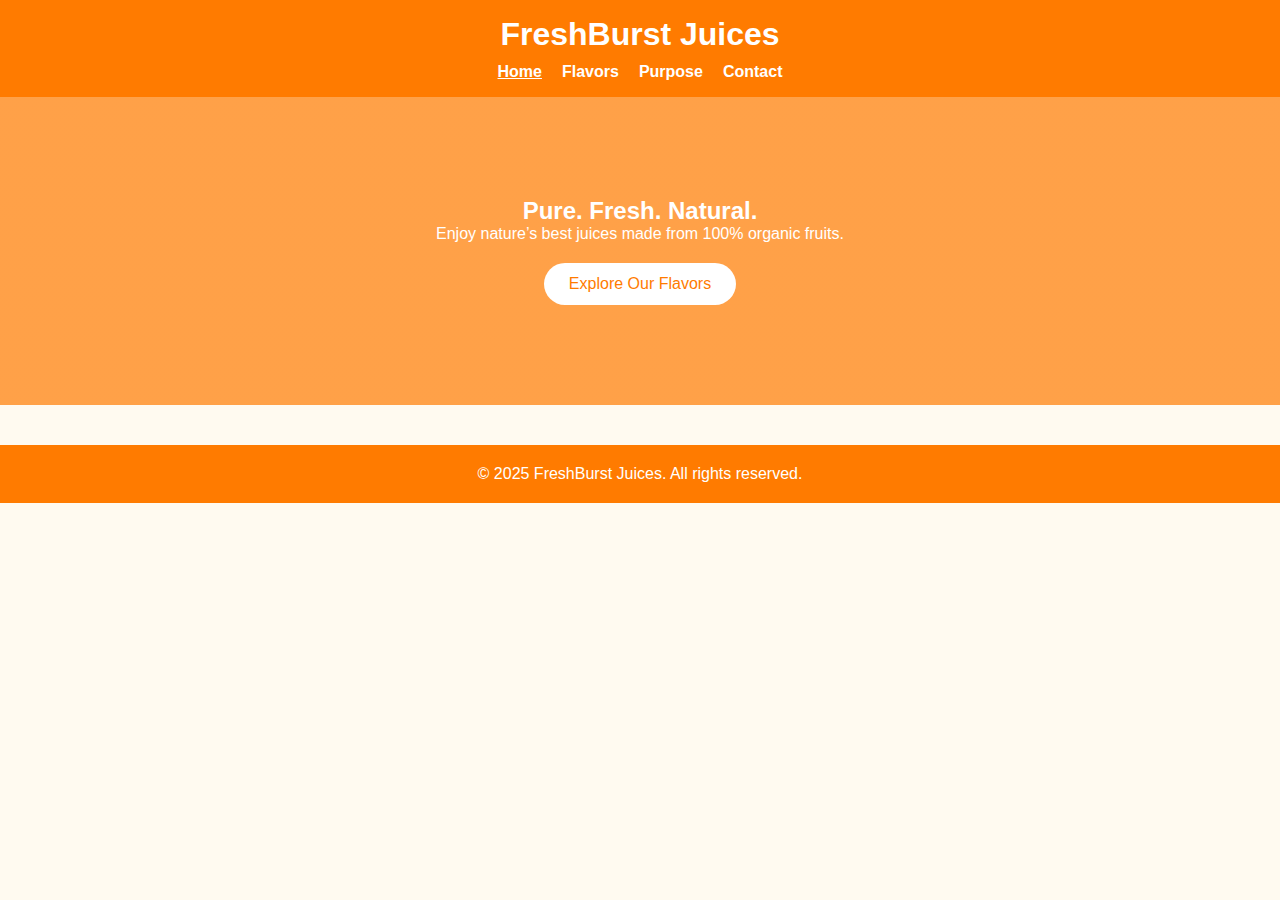
<file: index.html>
<!DOCTYPE html>
<html lang="en">
<head>
  <meta charset="UTF-8">
  <meta name="viewport" content="width=device-width, initial-scale=1.0">
  <title>FreshBurst Juices</title>
  <link rel="stylesheet" href="style.css">
</head>
<body>
  <header>
    <h1>FreshBurst Juices</h1>
    <nav>
      <ul>
        <li><a href="index.html" class="active">Home</a></li>
        <li><a href="flavors.html">Flavors</a></li>
        <li><a href="purpose.html">Purpose</a></li>
        <li><a href="contact.html">Contact</a></li>
      </ul>
    </nav>
  </header>

  <section class="hero">
    <h2>Pure. Fresh. Natural.</h2>
    <p>Enjoy nature’s best juices made from 100% organic fruits.</p>
    <button onclick="exploreFlavors()">Explore Our Flavors</button>
  </section>

  <footer>
    <p>&copy; 2025 FreshBurst Juices. All rights reserved.</p>
  </footer>

  <script src="script.js"></script>
</body>
</html>
</file>
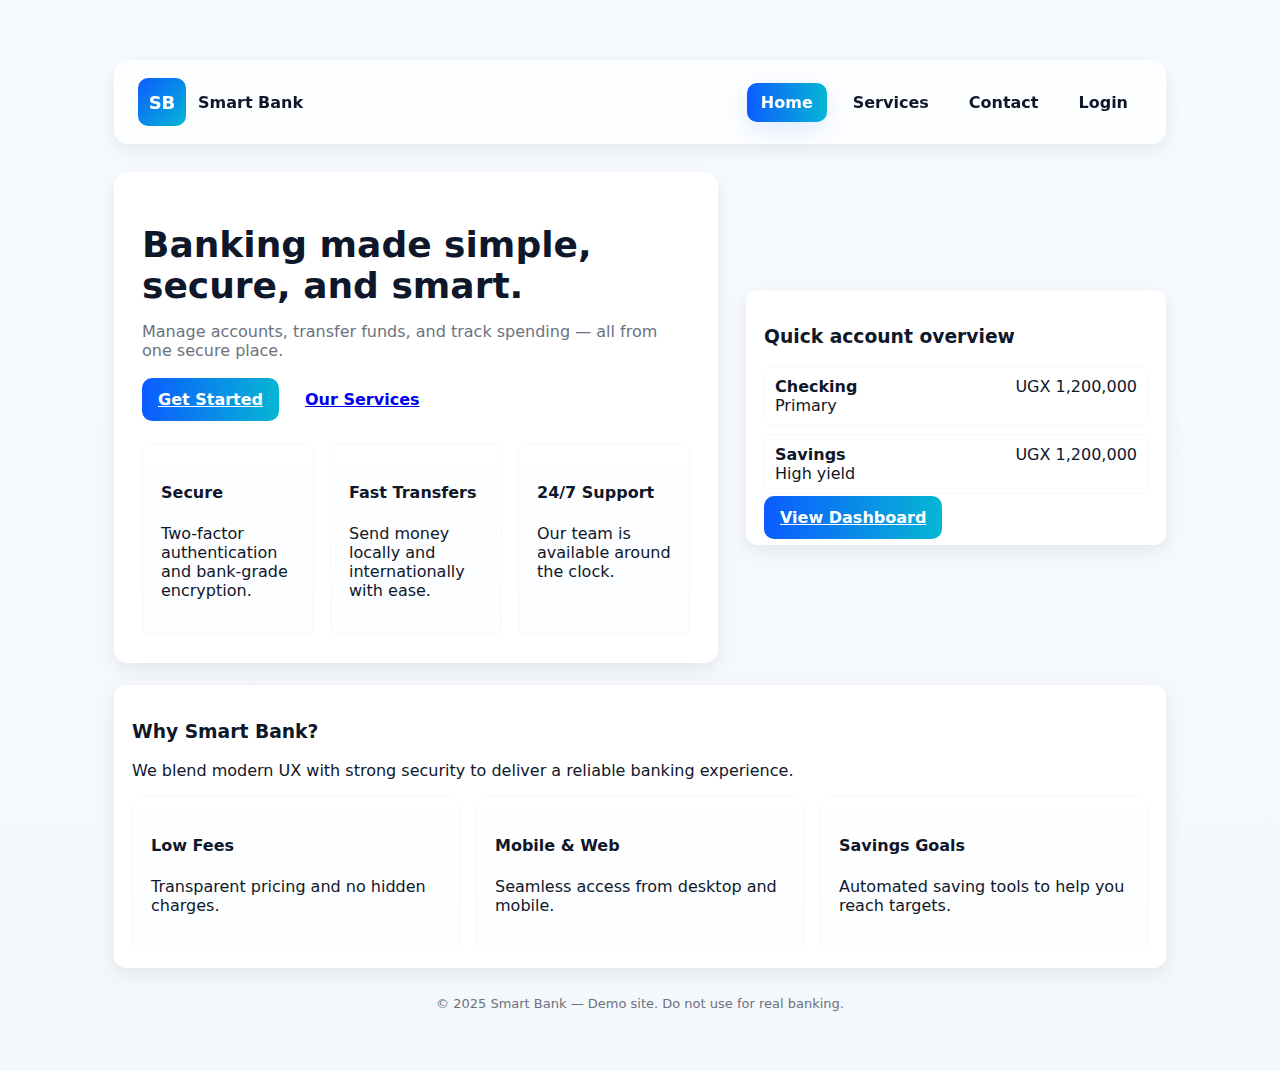
<file: Smart_Bank_Website/index.html>
<!doctype html>
<html lang="en">
<head>
  <meta charset="utf-8" />
  <meta name="viewport" content="width=device-width,initial-scale=1" />
  <title>Smart Bank — Home</title>
  <link rel="stylesheet" href="assets/styles.css" />
</head>
<body>
  <div class="container">
    <header class="navbar fade-up">
      <a class="brand" href="index.html"><div class="logo">SB</div><div><strong>Smart Bank</strong></div></a>
      <nav class="nav-links">
        <a href="index.html">Home</a>
        <a href="services.html">Services</a>
        <a href="contact.html">Contact</a>
        <a href="login.html" class="btn">Login</a>
      </nav>
    </header>

    <section class="hero fade-up">
      <div class="hero-card">
        <h1>Banking made simple, secure, and smart.</h1>
        <p class="lead">Manage accounts, transfer funds, and track spending — all from one secure place.</p>
        <div class="cta">
          <a href="login.html" class="btn btn-primary">Get Started</a>
          <a href="services.html" class="btn">Our Services</a>
        </div>

        <div class="grid-3" style="margin-top:22px">
          <div class="feature">
            <h4>Secure</h4>
            <p class="muted">Two-factor authentication and bank-grade encryption.</p>
          </div>
          <div class="feature">
            <h4>Fast Transfers</h4>
            <p class="muted">Send money locally and internationally with ease.</p>
          </div>
          <div class="feature">
            <h4>24/7 Support</h4>
            <p class="muted">Our team is available around the clock.</p>
          </div>
        </div>
      </div>

      <aside class="card fade-up">
        <h3>Quick account overview</h3>
        <div style="margin-top:12px">
          <div class="tx"><div><strong>Checking</strong><div class="muted">Primary</div></div><div>UGX 1,200,000</div></div>
          <div class="tx" style="margin-top:8px"><div><strong>Savings</strong><div class="muted">High yield</div></div><div>UGX 1,200,000</div></div>
        </div>
        <div style="margin-top:14px"><a href="login.html" class="btn btn-primary">View Dashboard</a></div>
      </aside>
    </section>

    <section style="margin-top:22px">
      <div class="card">
        <h3>Why Smart Bank?</h3>
        <p class="muted">We blend modern UX with strong security to deliver a reliable banking experience.</p>
        <div style="margin-top:12px" class="grid-3">
          <div class="feature"><h4>Low Fees</h4><p class="muted">Transparent pricing and no hidden charges.</p></div>
          <div class="feature"><h4>Mobile & Web</h4><p class="muted">Seamless access from desktop and mobile.</p></div>
          <div class="feature"><h4>Savings Goals</h4><p class="muted">Automated saving tools to help you reach targets.</p></div>
        </div>
      </div>
    </section>

    <footer>
      <div>© 2025 Smart Bank — Demo site. Do not use for real banking.</div>
    </footer>
  </div>

  <script src="assets/scripts.js"></script>
</body>
</html>
</file>
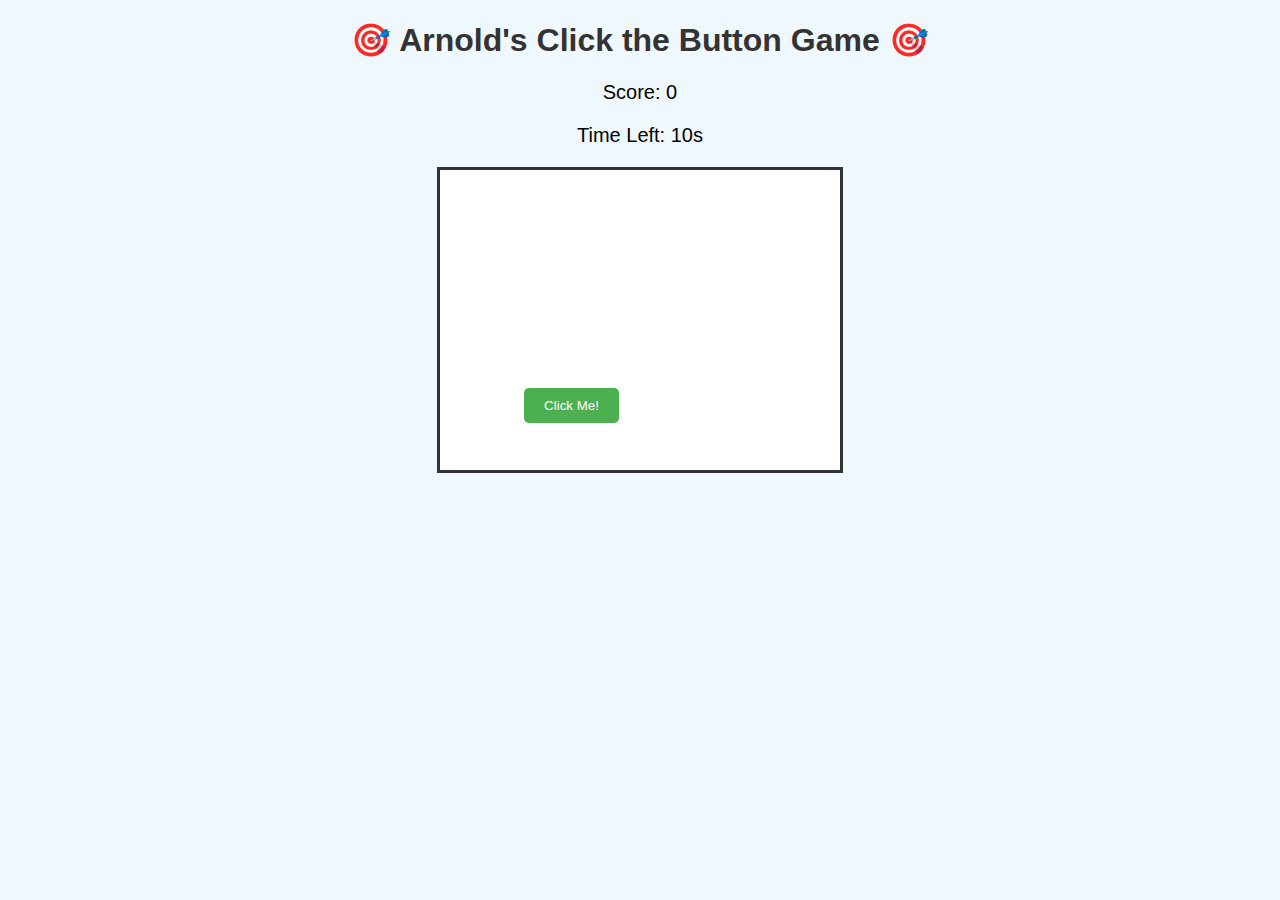
<file: arnold_game_project.html>
<!DOCTYPE html>
<html lang="en">
<head>
  <meta charset="UTF-8">
  <title>Arnold Game Project</title>
  <style>
    body {
      text-align: center;
      font-family: Arial, sans-serif;
      background: #f0f8ff;
    }

    h1 {
      color: #333;
    }

    #gameArea {
      position: relative;
      width: 400px;
      height: 300px;
      border: 3px solid #333;
      background-color: white;
      margin: 20px auto;
      overflow: hidden;
    }

    #button {
      position: absolute;
      padding: 10px 20px;
      background-color: #4CAF50;
      color: white;
      border: none;
      border-radius: 5px;
      cursor: pointer;
    }

    #score, #time {
      font-size: 20px;
    }
  </style>
</head>
<body>
  <h1>🎯 Arnold's Click the Button Game 🎯</h1>
  <p id="score">Score: 0</p>
  <p id="time">Time Left: 10s</p>
  <div id="gameArea">
    <button id="button">Click Me!</button>
  </div>

  <script>
    const button = document.getElementById("button");
    const scoreDisplay = document.getElementById("score");
    const timeDisplay = document.getElementById("time");
    const gameArea = document.getElementById("gameArea");

    let score = 0;
    let timeLeft = 10;
    let timer;

    function moveButton() {
      const x = Math.random() * (gameArea.clientWidth - button.offsetWidth);
      const y = Math.random() * (gameArea.clientHeight - button.offsetHeight);
      button.style.left = x + "px";
      button.style.top = y + "px";
    }

    button.addEventListener("click", () => {
      score++;
      scoreDisplay.textContent = "Score: " + score;
      moveButton();
    });

    function countdown() {
      timer = setInterval(() => {
        timeLeft--;
        timeDisplay.textContent = "Time Left: " + timeLeft + "s";
        if (timeLeft <= 0) {
          clearInterval(timer);
          button.disabled = true;
          button.textContent = "Game Over!";
        }
      }, 1000);
    }

    moveButton();
    countdown();
  </script>
</body>
</html>
</file>
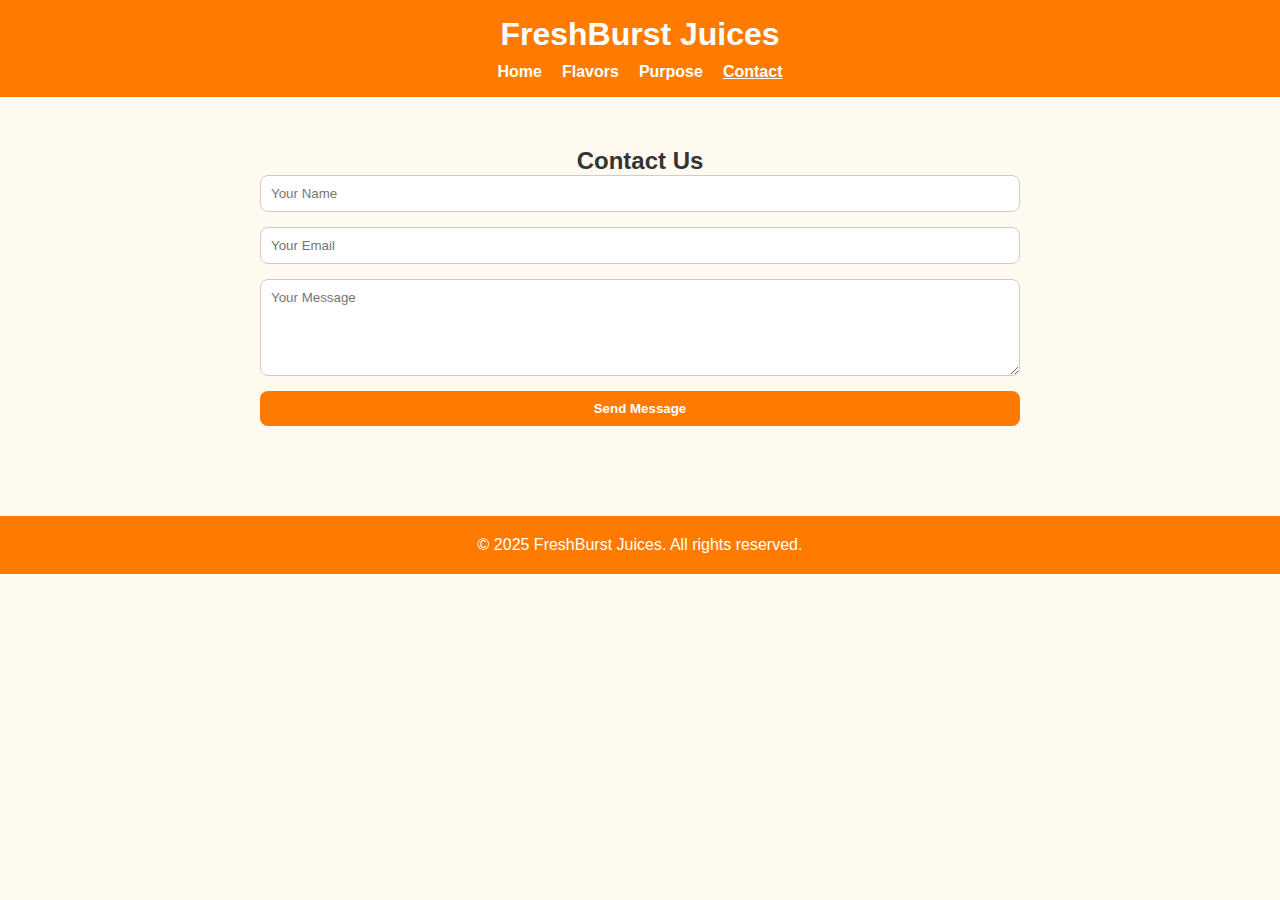
<file: contact.html>
<!DOCTYPE html>
<html lang="en">
<head>
  <meta charset="UTF-8">
  <meta name="viewport" content="width=device-width, initial-scale=1.0">
  <title>Contact Us | FreshBurst Juices</title>
  <link rel="stylesheet" href="style.css">
</head>
<body>
  <header>
    <h1>FreshBurst Juices</h1>
    <nav>
      <ul>
        <li><a href="index.html">Home</a></li>
        <li><a href="flavors.html">Flavors</a></li>
        <li><a href="purpose.html">Purpose</a></li>
        <li><a href="contact.html" class="active">Contact</a></li>
      </ul>
    </nav>
  </header>

  <section class="contact">
    <h2>Contact Us</h2>
    <form>
      <input type="text" placeholder="Your Name" required>
      <input type="email" placeholder="Your Email" required>
      <textarea placeholder="Your Message" rows="5" required></textarea>
      <button type="submit">Send Message</button>
    </form>
  </section>

  <footer>
    <p>&copy; 2025 FreshBurst Juices. All rights reserved.</p>
  </footer>
</body>
</html>
</file>
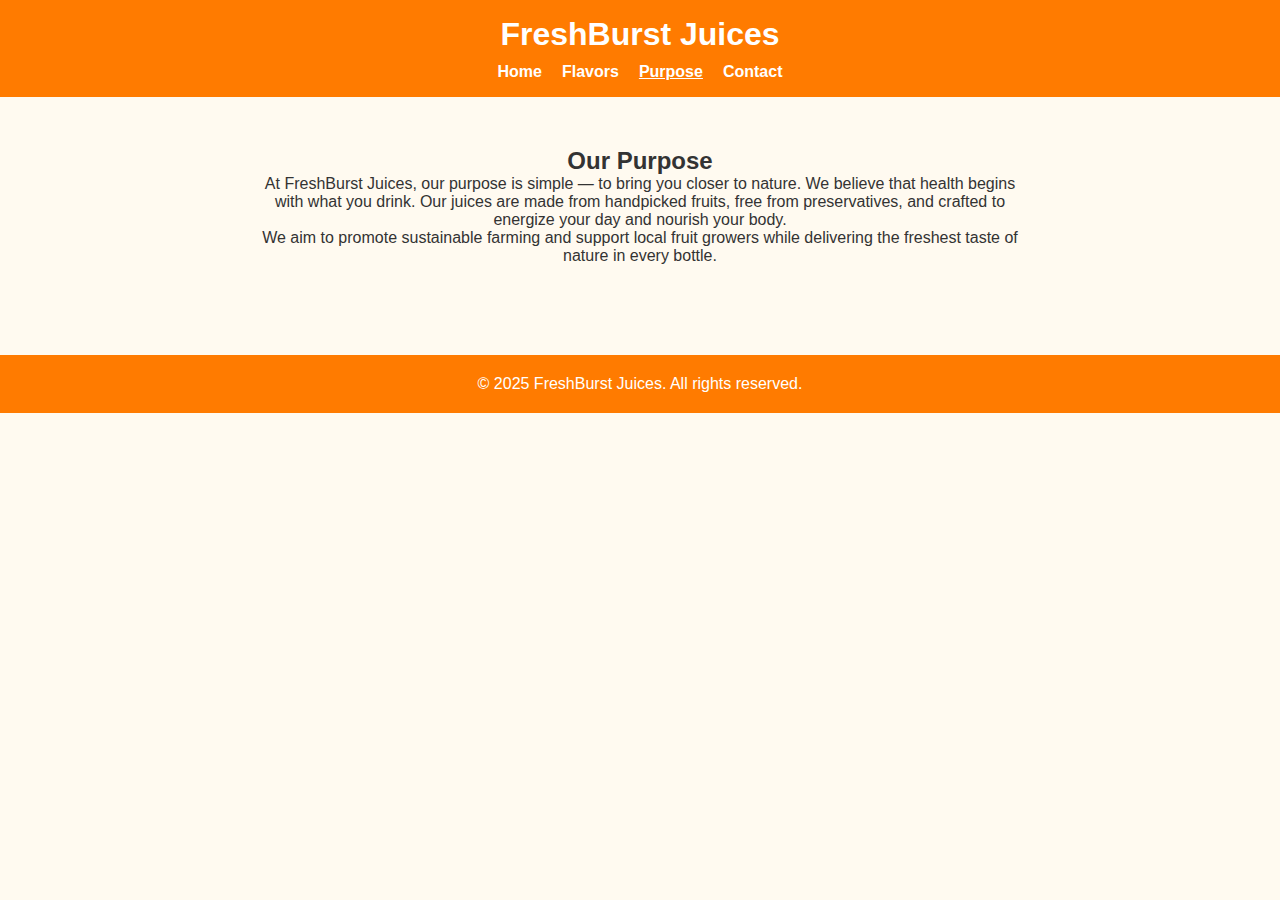
<file: purpose.html>
<!DOCTYPE html>
<html lang="en">
<head>
  <meta charset="UTF-8">
  <meta name="viewport" content="width=device-width, initial-scale=1.0">
  <title>Our Purpose | FreshBurst Juices</title>
  <link rel="stylesheet" href="style.css">
</head>
<body>
  <header>
    <h1>FreshBurst Juices</h1>
    <nav>
      <ul>
        <li><a href="index.html">Home</a></li>
        <li><a href="flavors.html">Flavors</a></li>
        <li><a href="purpose.html" class="active">Purpose</a></li>
        <li><a href="contact.html">Contact</a></li>
      </ul>
    </nav>
  </header>

  <section class="purpose">
    <h2>Our Purpose</h2>
    <p>
      At FreshBurst Juices, our purpose is simple — to bring you closer to nature.  
      We believe that health begins with what you drink.  
      Our juices are made from handpicked fruits, free from preservatives, and crafted  
      to energize your day and nourish your body.
    </p>
    <p>
      We aim to promote sustainable farming and support local fruit growers  
      while delivering the freshest taste of nature in every bottle.
    </p>
  </section>

  <footer>
    <p>&copy; 2025 FreshBurst Juices. All rights reserved.</p>
  </footer>
</body>
</html>
</file>
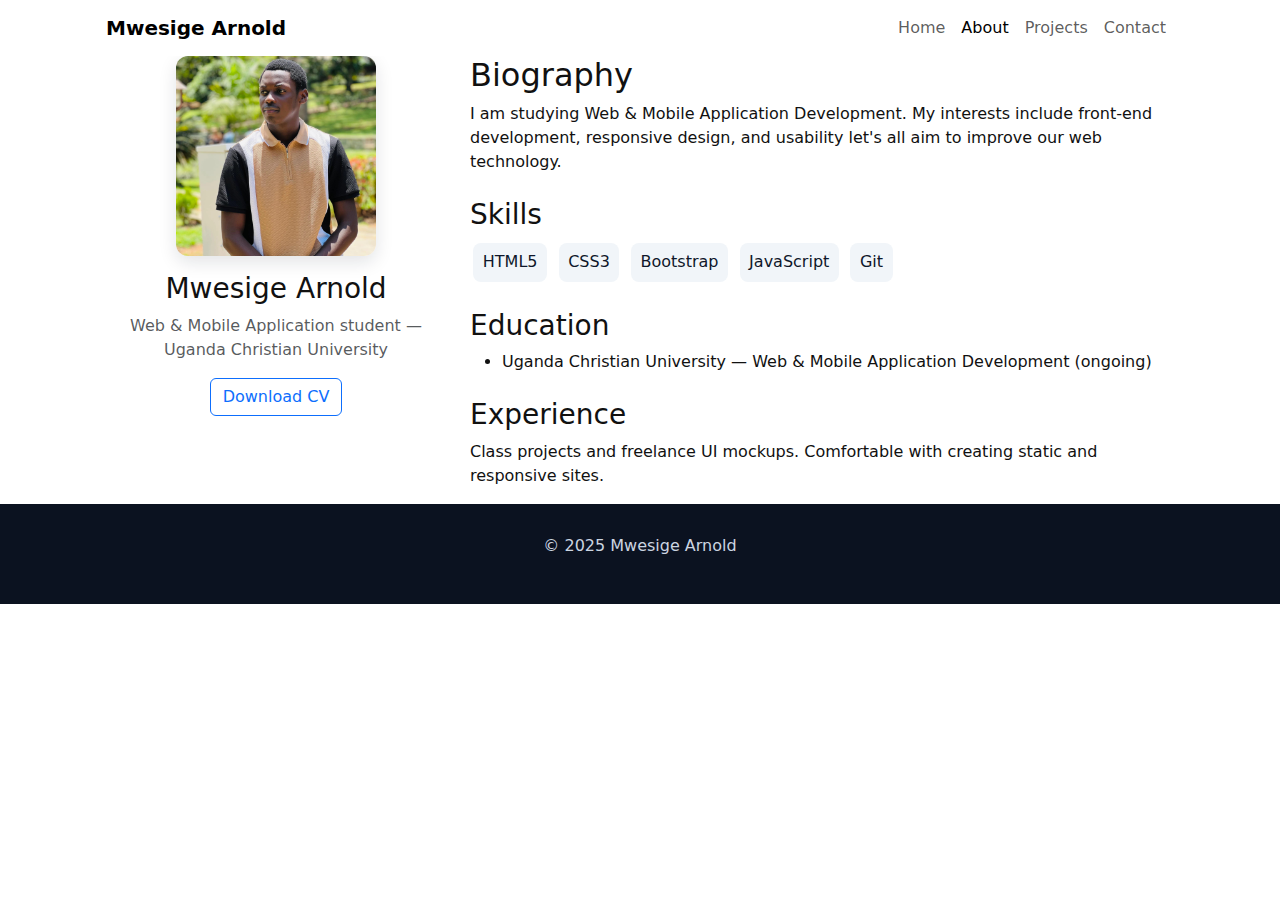
<file: my project work/about.html>
<!doctype html>
<html lang="en">
<head>
  <meta charset="utf-8">
  <meta name="viewport" content="width=device-width,initial-scale=1">
  <title>About — Mwesige Arnold</title>
  <link href="https://cdn.jsdelivr.net/npm/bootstrap@5.3.2/dist/css/bootstrap.min.css" rel="stylesheet">
  <link rel="stylesheet" href="css/style.css">
</head>
<body>
<nav class="navbar navbar-expand-lg navbar-light" style="background:#ffffff;">
  <div class="container">
    <a class="navbar-brand" href="my.html">Mwesige Arnold</a>
    <button class="navbar-toggler" type="button" data-bs-toggle="collapse" data-bs-target="#navA">
      <span class="navbar-toggler-icon"></span>
    </button>
    <div class="collapse navbar-collapse" id="navA">
      <ul class="navbar-nav ms-auto">
        <li class="nav-item"><a class="nav-link" href="my.html">Home</a></li>
        <li class="nav-item"><a class="nav-link active" href="about.html">About</a></li>
        <li class="nav-item"><a class="nav-link" href="projects.html">Projects</a></li>
        <li class="nav-item"><a class="nav-link" href="contact.html">Contact</a></li>
      </ul>
    </div>
  </div>
</nav>

<main class="container section">
  <div class="row g-4">
    <div class="col-md-4 text-center">
      <img src="ME.jpg" alt="Mwesige Arnold" class="profile-img">
      <h3 class="mt-3">Mwesige Arnold</h3>
      <p class="text-muted">Web & Mobile Application student — Uganda Christian University</p>
      <a href="assets/images/profile.svg" download class="btn btn-outline-primary">Download CV</a>
    </div>
    <div class="col-md-8">
      <h2>Biography</h2>
      <p>I am studying Web & Mobile Application Development. My interests include front-end development, responsive design, and usability let's all aim to improve our web technology.</p>

      <h3 class="mt-4">Skills</h3>
      <div class="skills">
        <span class="skill">HTML5</span>
        <span class="skill">CSS3</span>
        <span class="skill">Bootstrap</span>
        <span class="skill">JavaScript</span>
        <span class="skill">Git</span>
      </div>

      <h3 class="mt-4">Education</h3>
      <ul>
        <li>Uganda Christian University — Web & Mobile Application Development (ongoing)</li>
      </ul>

      <h3 class="mt-4">Experience</h3>
      <p>Class projects and freelance UI mockups. Comfortable with creating static and responsive sites.</p>
    </div>
  </div>
</main>

<footer>
  <div class="container">
    <p>© 2025 Mwesige Arnold</p>
  </div>
</footer>

<script src="https://cdn.jsdelivr.net/npm/bootstrap@5.3.2/dist/js/bootstrap.bundle.min.js"></script>
<script src="js/script.js"></script>
</body>
</html>
</file>
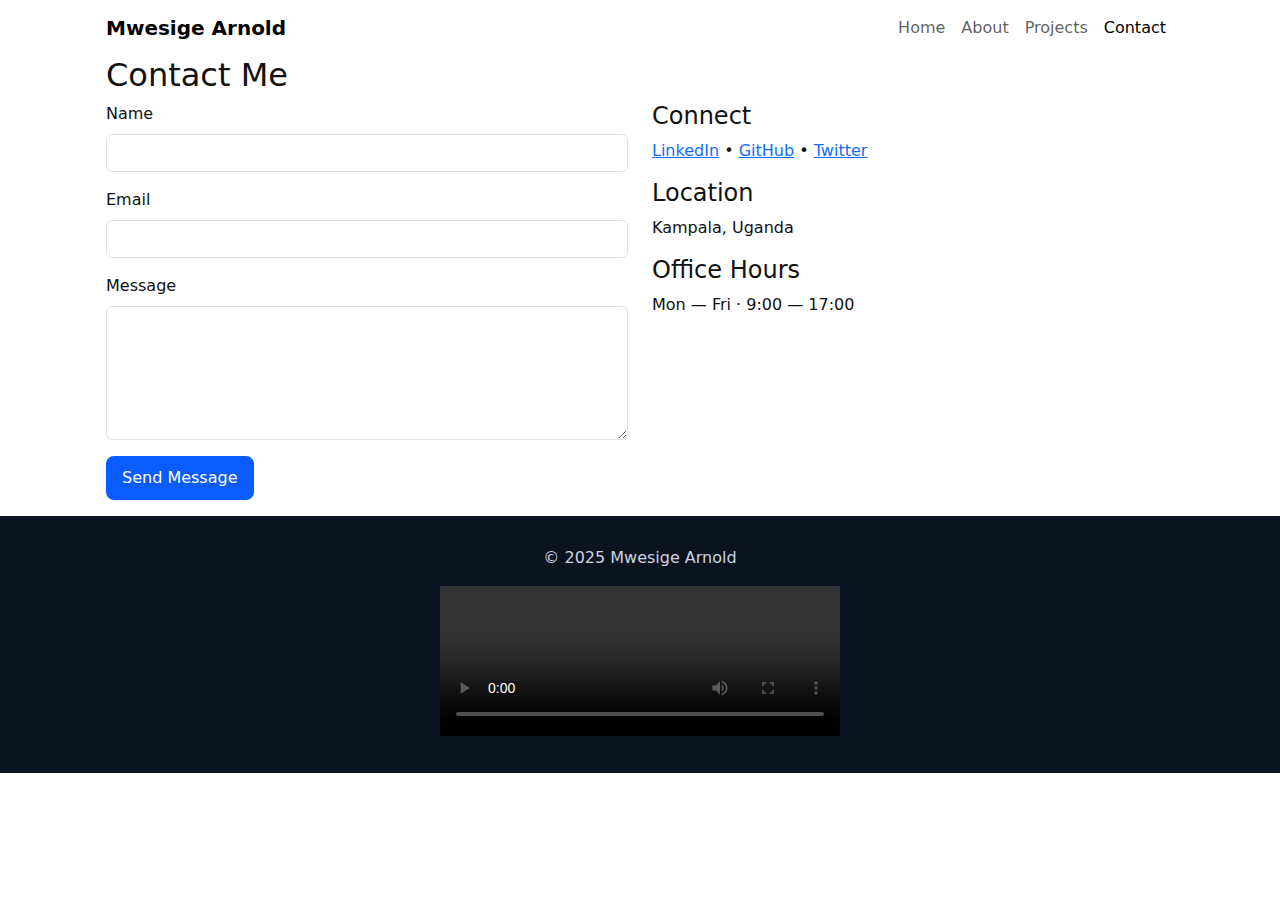
<file: my project work/contact.html>
<!doctype html>
<html lang="en">
<head>
  <meta charset="utf-8">
  <meta name="viewport" content="width=device-width,initial-scale=1">
  <title>Contact — Mwesige Arnold</title>
  <link href="https://cdn.jsdelivr.net/npm/bootstrap@5.3.2/dist/css/bootstrap.min.css" rel="stylesheet">
  <link rel="stylesheet" href="css/style.css">
</head>
<body>
<nav class="navbar navbar-expand-lg navbar-light" style="background:#ffffff;">
  <div class="container">
    <a class="navbar-brand" href="index.html">Mwesige Arnold</a>
    <button class="navbar-toggler" type="button" data-bs-toggle="collapse" data-bs-target="#navC">
      <span class="navbar-toggler-icon"></span>
    </button>
    <div class="collapse navbar-collapse" id="navC">
      <ul class="navbar-nav ms-auto">
        <li class="nav-item"><a class="nav-link" href="my.html">Home</a></li>
        <li class="nav-item"><a class="nav-link" href="about.html">About</a></li>
        <li class="nav-item"><a class="nav-link" href="projects.html">Projects</a></li>
        <li class="nav-item"><a class="nav-link active" href="contact.html">Contact</a></li>
      </ul>
    </div>
  </div>
</nav>

<main class="container section">
  <h2>Contact Me</h2>
  <div class="row g-4">
    <div class="col-md-6">
      <form id="contactForm" novalidate>
        <div class="mb-3">
          <label class="form-label">Name</label>
          <input required type="text" class="form-control" name="name">
        </div>
        <div class="mb-3">
          <label class="form-label">Email</label>
          <input required type="email" class="form-control" name="email">
        </div>
        <div class="mb-3">
          <label class="form-label">Message</label>
          <textarea required class="form-control" rows="5" name="message"></textarea>
        </div>
        <button class="btn btn-primary" type="submit">Send Message</button>
        <div id="formNote" class="mt-3 text-success" aria-live="polite"></div>
      </form>
    </div>
    <div class="col-md-6">
      <h4>Connect</h4>
      <p>
        <a href="#" target="_blank">LinkedIn</a> •
        <a href="#Arnold552/my-projects">GitHub</a> •
        <a href="#" target="_blank">Twitter</a>
      </p>

      <h4>Location</h4>
      <p>Kampala, Uganda</p>

      <h4>Office Hours</h4>
      <p>Mon — Fri · 9:00 — 17:00</p>
    </div>
  </div>
</main>

<footer>
  <div class="container">
    <p>© 2025 Mwesige Arnold</p>
    <Video width="400" controls>
      <iframe script="https://youtu.be/MyCvTSjkD74?si=8ND5V9zLfDRemhPy" title="youtube video player" width="200px"></iframe>
    </Video>
  </div>
</footer>

<script src="https://cdn.jsdelivr.net/npm/bootstrap@5.3.2/dist/js/bootstrap.bundle.min.js"></script>
<script src="js/script.js"></script>
</body>
</html>
</file>
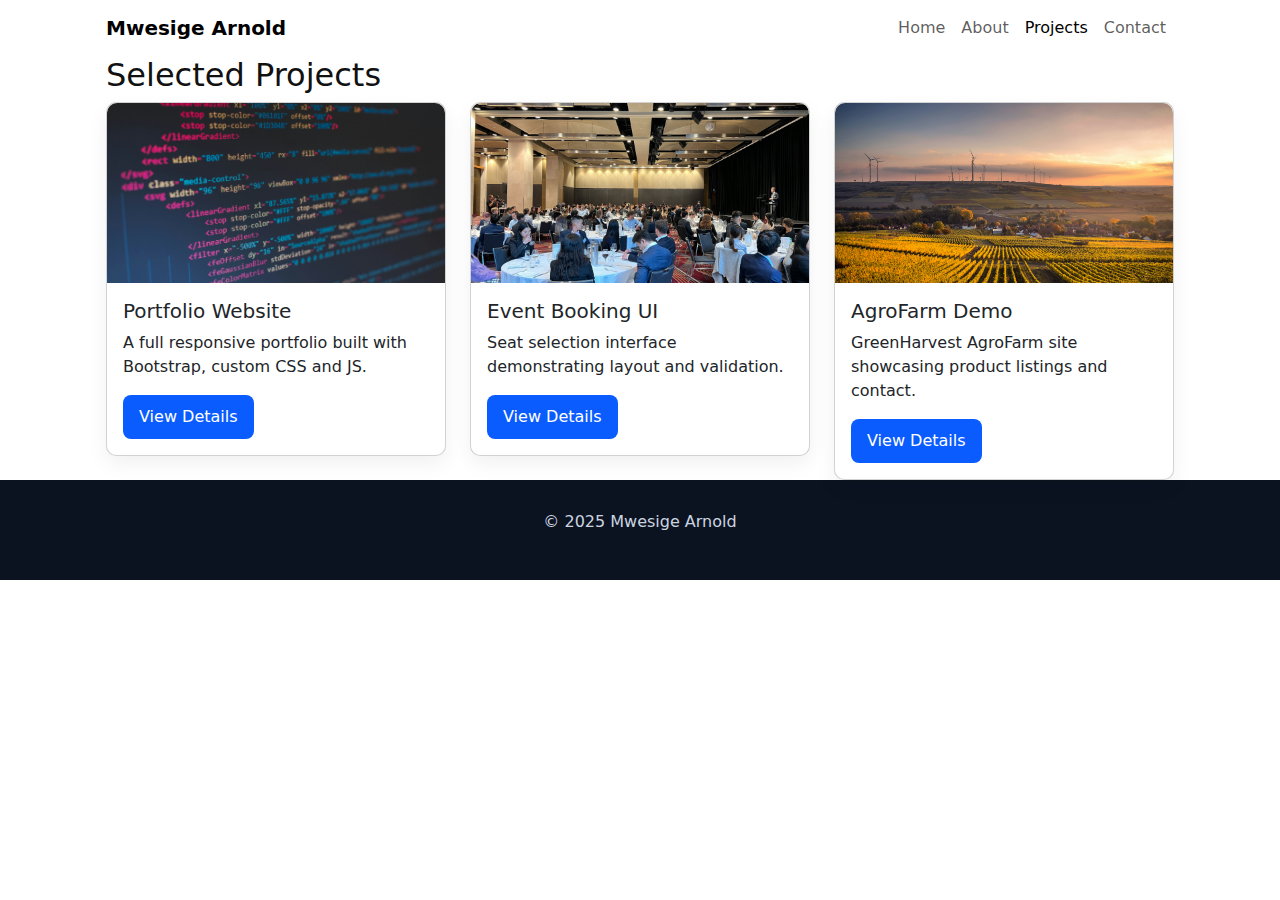
<file: my project work/projects.html>
<!doctype html>
<html lang="en">
<head>
  <meta charset="utf-8">
  <meta name="viewport" content="width=device-width,initial-scale=1">
  <title>Projects — Mwesige Arnold</title>
  <link href="https://cdn.jsdelivr.net/npm/bootstrap@5.3.2/dist/css/bootstrap.min.css" rel="stylesheet">
  <link rel="stylesheet" href="css/style.css">
</head>
<body>
<nav class="navbar navbar-expand-lg navbar-light" style="background:#ffffff;">
  <div class="container">
    <a class="navbar-brand" href="index.html">Mwesige Arnold</a>
    <button class="navbar-toggler" type="button" data-bs-toggle="collapse" data-bs-target="#navP">
      <span class="navbar-toggler-icon"></span>
    </button>
    <div class="collapse navbar-collapse" id="navP">
      <ul class="navbar-nav ms-auto">
        <li class="nav-item"><a class="nav-link" href="index.html">Home</a></li>
        <li class="nav-item"><a class="nav-link" href="about.html">About</a></li>
        <li class="nav-item"><a class="nav-link active" href="projects.html">Projects</a></li>
        <li class="nav-item"><a class="nav-link" href="contact.html">Contact</a></li>
      </ul>
    </div>
  </div>
</nav>

<main class="container section">
  <h2>Selected Projects</h2>
  <div class="row g-4">
    <div class="col-md-4">
      <div class="card">
        <img src="screen.jpg" class="project-img" alt="Project 1">
        <div class="card-body">
          <h5 class="card-title">Portfolio Website</h5>
          <p class="card-text">A full responsive portfolio built with Bootstrap, custom CSS and JS.</p>
          <button class="btn btn-primary" data-bs-toggle="modal" data-bs-target="#modal1">View Details</button>
        </div>
      </div>
    </div>

    <div class="col-md-4">
      <div class="card">
        <img src="event.jpg" class="project-img" alt="Project 2">
        <div class="card-body">
          <h5 class="card-title">Event Booking UI</h5>
          <p class="card-text">Seat selection interface demonstrating layout and validation.</p>
          <button class="btn btn-primary" data-bs-toggle="modal" data-bs-target="#modal2">View Details</button>
        </div>
      </div>
    </div>

    <div class="col-md-4">
      <div class="card">
        <img src="AGRO.jpg" class="project-img" alt="Project 3">
        <div class="card-body">
          <h5 class="card-title">AgroFarm Demo</h5>
          <p class="card-text">GreenHarvest AgroFarm site showcasing product listings and contact.</p>
          <button class="btn btn-primary" data-bs-toggle="modal" data-bs-target="#modal3">View Details</button>
        </div>
      </div>
    </div>
  </div>
</main>

<!-- Modals -->
<div class="modal fade" id="modal1" tabindex="-1"><div class="modal-dialog modal-lg"><div class="modal-content">
  <div class="modal-header"><h5 class="modal-title">Portfolio Website</h5><button class="btn-close" data-bs-dismiss="modal"></button></div>
  <div class="modal-body"><p>Details about the portfolio project, technologies used, and screenshots.</p></div>
</div></div></div>

<div class="modal fade" id="modal2" tabindex="-1"><div class="modal-dialog modal-lg"><div class="modal-content">
  <div class="modal-header"><h5 class="modal-title">Event Booking UI</h5><button class="btn-close" data-bs-dismiss="modal"></button></div>
  <div class="modal-body"><p>Details about the booking UI, validation approach, and screenshots.</p></div>
</div></div></div>

<div class="modal fade" id="modal3" tabindex="-1"><div class="modal-dialog modal-lg"><div class="modal-content">
  <div class="modal-header"><h5 class="modal-title">AgroFarm Demo</h5><button class="btn-close" data-bs-dismiss="modal"></button></div>
  <div class="modal-body"><p>Project description and UX notes for GreenHarvest AgroFarm.</p></div>
</div></div></div>

<footer>
  <div class="container">
    <p>© 2025 Mwesige Arnold</p>
  </div>
</footer>

<script src="https://cdn.jsdelivr.net/npm/bootstrap@5.3.2/dist/js/bootstrap.bundle.min.js"></script>
<script src="js/script.js"></script>
</body>
</html>
</file>
<file: style.css>
* {
  margin: 0;
  padding: 0;
  box-sizing: border-box;
  font-family: 'Poppins', sans-serif;
}

body {
  background: #fffaf0;
  color: #333;
}

header {
  background-color: #ff7b00;
  color: white;
  text-align: center;
  padding: 1rem 0;
}

nav ul {
  list-style: none;
  display: flex;
  justify-content: center;
  gap: 20px;
  margin-top: 10px;
}

nav a {
  color: white;
  text-decoration: none;
  font-weight: 600;
}

nav a.active, nav a:hover {
  text-decoration: underline;
}

.hero {
  text-align: center;
  padding: 100px 20px;
  background: linear-gradient(rgba(255, 123, 0, 0.7), rgba(255, 123, 0, 0.7)), url('https://cdn.pixabay.com/photo/2016/03/05/22/45/smoothies-1239438_1280.jpg') no-repeat center/cover;
  color: white;
}

.hero button {
  background-color: #fff;
  color: #ff7b00;
  border: none;
  padding: 12px 25px;
  border-radius: 25px;
  cursor: pointer;
  font-size: 16px;
  margin-top: 20px;
}

.flavors {
  text-align: center;
  padding: 50px 20px;
}

.flavor-grid {
  display: grid;
  grid-template-columns: repeat(auto-fit, minmax(250px, 1fr));
  gap: 20px;
  margin-top: 30px;
}

.flavor-card {
  background: white;
  border-radius: 15px;
  box-shadow: 0 4px 8px rgba(0,0,0,0.1);
  overflow: hidden;
  transition: transform 0.3s ease;
}

.flavor-card:hover {
  transform: translateY(-5px);
}

.flavor-card img {
  width: 100%;
  height: 200px;
  object-fit: cover;
}

.flavor-card h3 {
  color: #ff7b00;
  margin: 10px 0;
}

.flavor-card p {
  padding: 0 15px 20px;
}

.purpose, .contact {
  padding: 50px 20px;
  max-width: 800px;
  margin: auto;
  text-align: center;
}

form {
  display: flex;
  flex-direction: column;
  gap: 15px;
}

form input, form textarea {
  padding: 10px;
  border: 1px solid #ccc;
  border-radius: 8px;
}

form button {
  background-color: #ff7b00;
  color: white;
  border: none;
  padding: 10px;
  border-radius: 8px;
  cursor: pointer;
  font-weight: bold;
}

footer {
  text-align: center;
  padding: 20px;
  background-color: #ff7b00;
  color: white;
  margin-top: 40px;
}
</file>
<file: Smart_Bank_Website/assets/styles.css>
:root{
  --bg:#f4f7fb; --card:#ffffff; --muted:#6b7280; --accent:#0b5cff; --accent-2:#06b6d4; --success:#10b981; --danger:#ef4444;
  --radius:12px; --shadow: 0 6px 20px rgba(17,24,39,0.08); --max-width:1100px;
}
*{box-sizing:border-box}
body{font-family:Inter, ui-sans-serif, system-ui, -apple-system, "Segoe UI", Roboto, "Helvetica Neue", Arial; margin:0; background:linear-gradient(180deg,#f7fbff, #f4f7fb); color:#0f172a;}
.container{max-width:var(--max-width); margin:36px auto; padding:24px;}
.navbar{display:flex; align-items:center; gap:20px; padding:18px 24px; background:rgba(255,255,255,0.7); backdrop-filter: blur(6px); box-shadow:var(--shadow); border-radius:14px}
.brand{display:flex; gap:12px; align-items:center; text-decoration:none; color:inherit}
.logo{width:48px; height:48px; border-radius:10px; background:linear-gradient(135deg,var(--accent),var(--accent-2)); display:flex; align-items:center; justify-content:center; color:white; font-weight:700; font-size:18px}
.nav-links{margin-left:auto; display:flex; gap:12px; align-items:center}
.nav-links a{padding:10px 14px; border-radius:10px; text-decoration:none; color:inherit; font-weight:600}
.nav-links a.active{background:linear-gradient(90deg,var(--accent),var(--accent-2)); color:#fff; box-shadow:0 8px 24px rgba(11,92,255,0.12)}
.hero{display:grid; grid-template-columns:1fr 420px; gap:28px; align-items:center; margin-top:28px}
.hero-card{background:var(--card); padding:28px; border-radius:14px; box-shadow:var(--shadow)}
.hero h1{font-size:36px; margin-bottom:12px}
.lead{color:var(--muted); margin-bottom:18px}
.cta{display:flex; gap:10px}
.btn{padding:12px 16px; border-radius:10px; border:0; cursor:pointer; font-weight:700}
.btn-primary{background:linear-gradient(90deg,var(--accent),var(--accent-2)); color:#fff}
.card{background:var(--card); padding:18px; border-radius:12px; box-shadow:var(--shadow)}
.grid-3{display:grid; grid-template-columns:repeat(3,1fr); gap:16px; margin-top:18px}
.feature{padding:18px; border-radius:10px; background:linear-gradient(180deg, #fff, #fbfdff); border:1px solid rgba(11,92,255,0.03)}

/* Forms */
.form-row{display:flex; gap:12px}
.input{padding:10px 12px; border-radius:8px; border:1px solid rgba(15,23,42,0.06); width:100%;}
footer{margin-top:28px; text-align:center; color:var(--muted); font-size:13px}

/* Transactions demo */
.tx{display:flex; justify-content:space-between; padding:10px; border-radius:8px; border:1px solid rgba(15,23,42,0.03); background:linear-gradient(180deg, rgba(255,255,255,0.6), transparent)}

/* Animations */
.fade-up{animation: fadeUp 0.9s ease both}
@keyframes fadeUp{from{opacity:0; transform: translateY(12px)}to{opacity:1; transform:none}}

/* Responsive */
@media (max-width:980px){
  .hero{grid-template-columns:1fr; text-align:center}
  .nav-links{display:none}
  .grid-3{grid-template-columns:1fr}
}
</file>
<file: my project work/css/style.css>
/* complex portfolio styles */
:root{
  --primary:#0b5cff;
  --dark:#0f172a;
  --muted:#6b7280;
}
*{box-sizing:border-box}
body{font-family:Inter,system-ui,-apple-system,Segoe UI,Roboto,'Trebuchet MS',sans-serif;color:#111;background:#fff;margin:0}
.navbar-brand{font-weight:700}
.header-hero{
  background-image:url('assets/images/hero.svg');
  background-size:cover;background-position:center;color:white;padding:120px 0;
}
.hero-content{max-width:980px;margin:auto;text-align:left}
.hero-title{font-size:48px;margin:0 0 10px}
.hero-sub{font-size:20px;margin-bottom:20px;color:var(--muted)}
.btn-primary{background:var(--primary);border:0;padding:.6rem 1rem;border-radius:8px}
.section{padding:60px 0}
.container{max-width:1100px;margin:0 auto;padding:0 16px}
.profile-img{width:200px;border-radius:12px;box-shadow:0 6px 18px rgba(15,23,42,.12)}
.skills .skill{display:inline-block;background:#f1f5f9;padding:.45rem .6rem;border-radius:8px;margin:.2rem;color:#0f172a}
.card{border-radius:10px;box-shadow:0 8px 20px rgba(15,23,42,.06)}
.project-img{height:180px;object-fit:cover;border-top-left-radius:10px;border-top-right-radius:10px}
.progress{height:10px;border-radius:8px;background:#e6eefc}
.progress-bar{background:var(--primary)}
footer{background:#0b1220;color:#cbd5e1;padding:30px 0;text-align:center}
@media (max-width:768px){
  .hero-title{font-size:32px;text-align:center}
  .hero-content{text-align:center}
}
</file>
